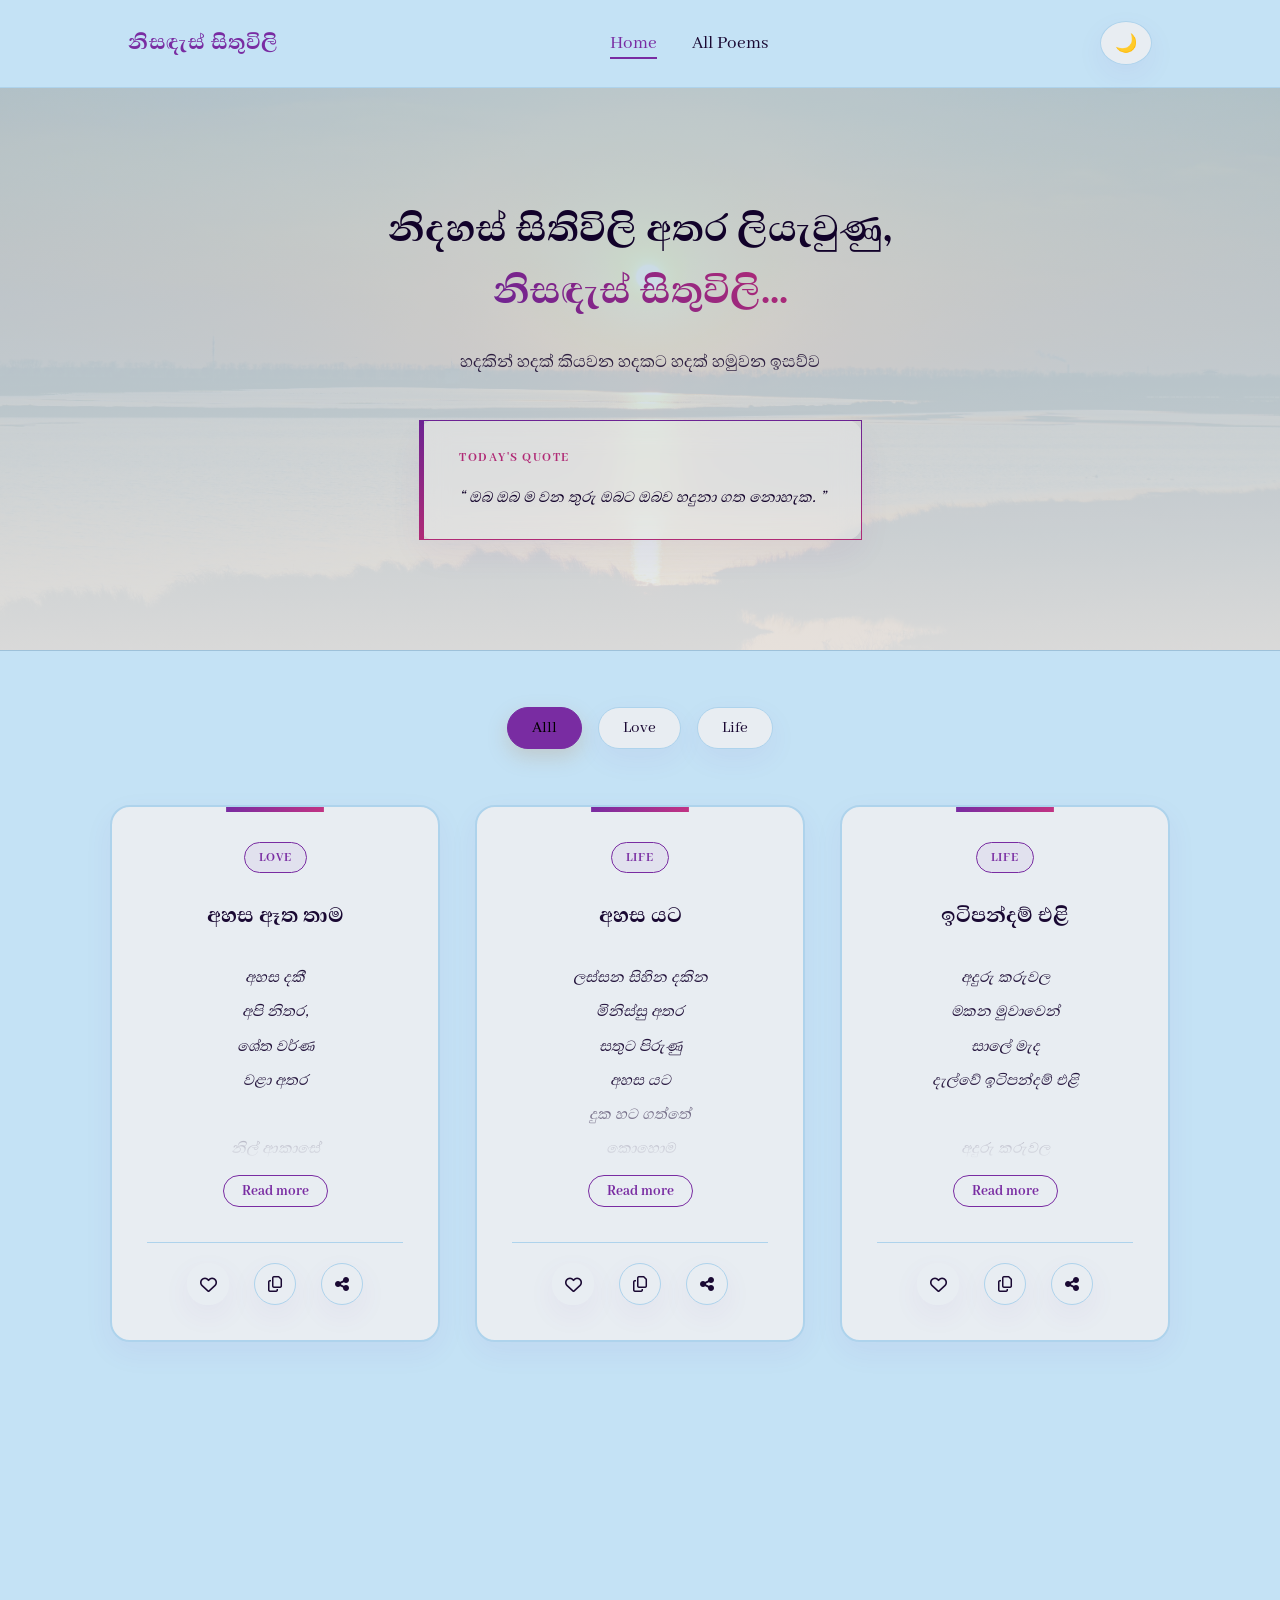
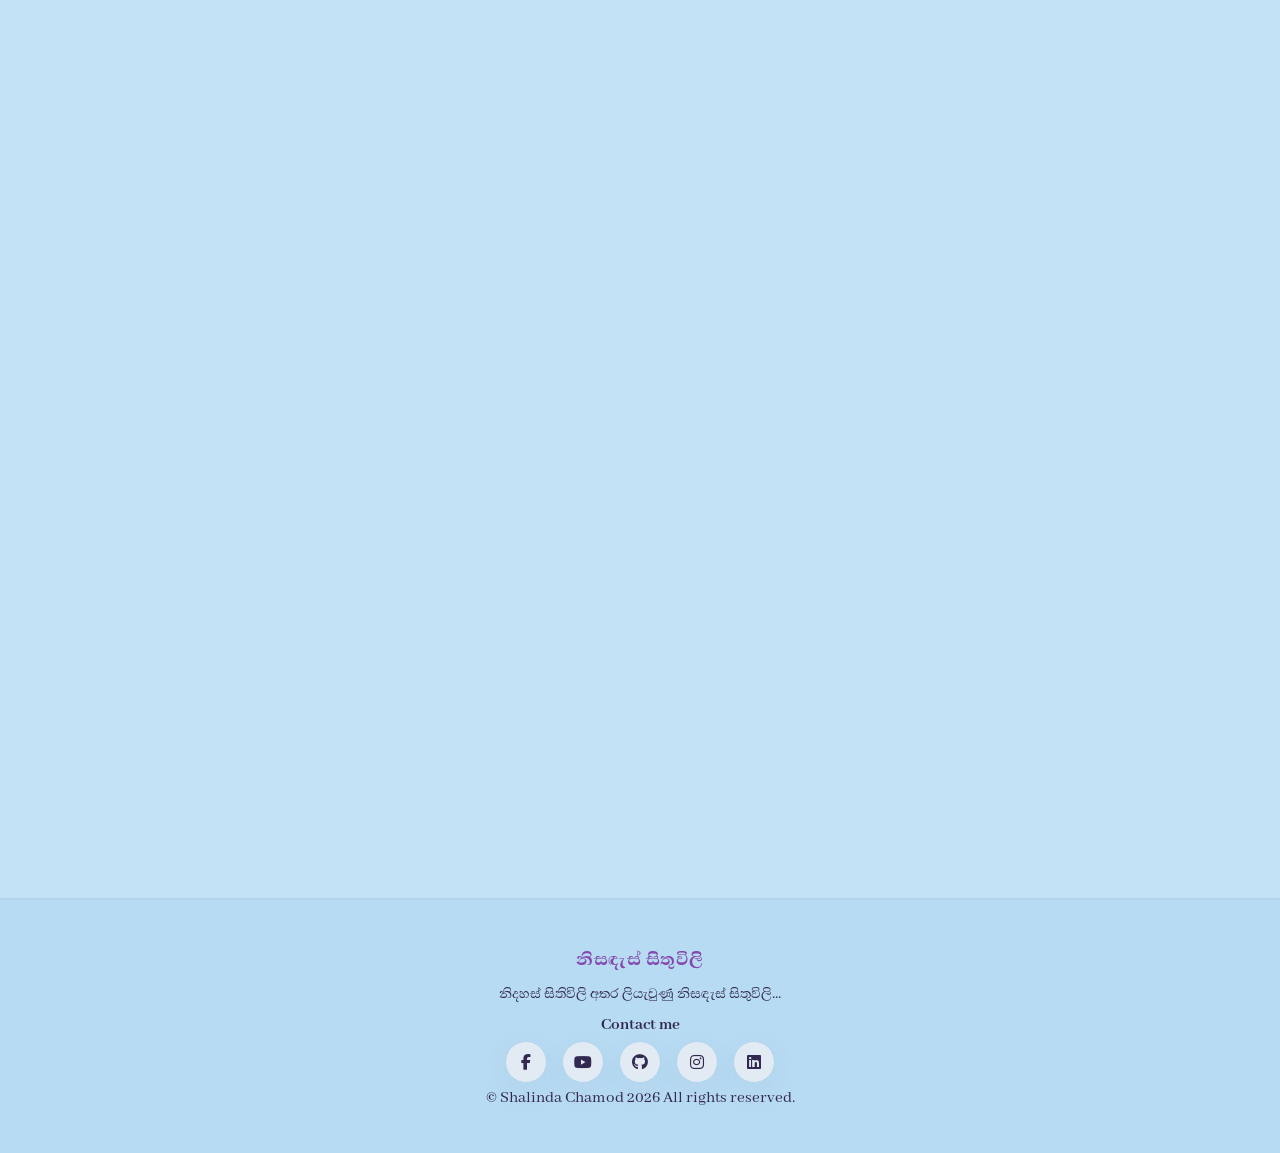
<file: index.html>
<!DOCTYPE html>
<html lang="si">
<head>
    <meta charset="UTF-8">
    <meta name="viewport" content="width=device-width, initial-scale=1.0">
    <title>නිසඳැස් සිතුවිලි</title>
    
    <!-- Google Fonts සබැඳිය (සිංහල අකුරු ලස්සනට පෙනීමට) -->
    <link rel="preconnect" href="https://fonts.googleapis.com">
    <link rel="preconnect" href="https://fonts.gstatic.com" crossorigin>
    <link href="https://fonts.googleapis.com/css2?family=Abhaya+Libre:wght@400;700&display=swap" rel="stylesheet">
    <link rel="stylesheet" href="https://cdnjs.cloudflare.com/ajax/libs/font-awesome/6.4.2/css/all.min.css">
    
    <!-- CSS ෆයිල් එක සම්බන්ධ කිරීම -->
    <link rel="stylesheet" href="CSS/style.css">
</head>
<body>

    <!-- ශීර්ෂකය (Header & Navigation) -->
    <header>
        <div class="logo">නිසඳැස් සිතුවිලි</div>
        <nav>
            <ul>
                <li><a href="index.html" class="active">Home</a></li>
                <li><a href="poems.html">All Poems</a></li>
            </ul>
        </nav>
        <!-- Dark Mode Toggle බටන් එක (JS වලින් පාලනය කිරීමට) -->
        <button id="theme-toggle" class="toggle-btn">🌙</button>
    </header>

    <!-- ප්‍රධාන හඳුන්වාදීමේ කොටස (Hero Section) -->
    <section class="hero">
        <h1>නිදහස් සිතිවිලි අතර ලියැවුණු, <br><span>නිසඳැස් සිතුවිලි...</span></h1>
        <p>හදකින් හදක් කියවන හදකට හදක් හමුවන ඉසව්ව</p>

        <div class="daily-quote-container">
            <span class="quote-label">Today's Quote</span>
            <blockquote id="daily-quote">"සිතුවිලි සිනිදුව ලෝඩ් වෙමින් පවතී..."</blockquote>
        </div>
    </section>

    <!-- නිසඳැස් වර්ගීකරණය (Categories) -->
    <section class="categories">
        <button class="cat-btn active" onclick="filterPoems('all')" style="color: black;">Alll</button>
        <button class="cat-btn" onclick="filterPoems('love')">Love</button>
        <button class="cat-btn" onclick="filterPoems('life')">Life</button>
    </section>

    <!-- නිසඳැස් කවි දර්ශනය වන කොටස (Poem Container) -->
    <main class="poem-container" id="poem-display">
        <!-- JavaScript මඟින් කවි dynamic ලෙස මෙතැනට එකතු කරනු ලබයි -->
        <div class="loading">කවි ලෝඩ් වෙමින් පවතී...</div>
    </main>

    <!-- පාදකය (Footer) -->
    <footer>
    <div class="footer-container">
        <div class="footer-info">
            <h3 class="footer-logo">නිසඳැස් සිතුවිලි</h3>
            <p>නිදහස් සිතිවිලි අතර ලියැවුණු නිසඳැස් සිතුවිලි...</p>
        </div>
        
        <div class="footer-socials">
            <h4>Contact me</h4>
            <div class="social-icons-wrapper">
                <a href="https://web.facebook.com/shalinda.chamod.2025" target="_blank" class="ico-fb" title="Facebook"><i class="fab fa-facebook-f"></i></a>
                <a href="https://youtube.com" target="_blank" class="ico-yt" title="YouTube"><i class="fab fa-youtube"></i></a>
                <a href="https://github.com/shalindachamod" target="_blank" class="ico-gh" title="GitHub"><i class="fab fa-github"></i></a>
                <a href="https://instagram.com" target="_blank" class="ico-ig" title="Instagram"><i class="fab fa-instagram"></i></a>
                <a href="https://www.linkedin.com/in/shalinda-chamod-452a23385/" target="_blank" class="ico-in" title="LinkedIn"><i class="fa-brands fa-linkedin"></i></a>
            </div>
        </div>
    </div>
    
    <div class="footer-bottom">
        <p>&copy; Shalinda Chamod 2026  All rights reserved.</p>
    </div>
</footer>

    <!-- JavaScript ෆයිල් සම්බන්ධ කිරීම -->
    <script src="js/poems-data.js"></script>
    <script src="js/app.js"></script>
</body>
</body>
</html>
</file>
<file: CSS/style.css>
/* =========================================================================
   1. නූතන ප්‍රිමියම් වර්ණ සහ Variables සැකසීම (Modern Premium Minimalist)
   ========================================================================= */
/* =========================================================================
   1. ශාලින්ද තෝරාගත් වර්ණ සංකලනය (Vibrant Modern Palette)
   ========================================================================= */
:root {
    --bg-color: #C4E2F5;          /* 🩵 පසුබිමට ඔයා කියපු ලස්සන ලා නිල් පැහැය */
    --text-color: #1a0933;        /* කියවන්න පහසු ඉතා තද දම්/කළු පැහැය */
    
    --accent-color: #792CA2;      /* 💜 ප්‍රධාන වර්ණය: ගැඹුරු දම් පැහැය (Logo/Active) */
    --accent-hover: #C13383;      /* 🩷 මවුස් එක ගෙන යන විට මාරු වන තද රෝස පැහැය */
    
    --card-bg: #E8EDF2;           /* කවි කාඩ්පත් සඳහා පිරිසිදු සුදු පැහැය */
    --card-shadow: 0 10px 30px rgba(121, 44, 162, 0.06); /* සියුම් දම් පැහැති සෙවනැල්ලක් */
    --card-hover-shadow: 0 20px 40px rgba(193, 51, 131, 0.15); /* Hover වීමේදී රෝස පැහැති සෙවනැල්ල */
    --border-color: #aed3ec;      /* පසුබිමට ගැළපෙන සියුම් දාර වර්ණය */
    --hero-bg: #b5daf1;           /* Hero section එක සඳහා තවත් මෘදු නිල් පැහැයක් */
    
    /* 📸 Hero section එකේ පින්තූරය උඩින් වැටෙන Light mode overlay එක */
    --hero-gradient-start: rgba(196, 226, 245, 0.82); 
    --hero-gradient-end: rgba(255, 255, 255, 0.92);
}

/* Dark Mode සඳහා වර්ණ සංකලනය (මේ වර්ණ වලටම ගැළපෙන ලෙස සකසා ඇත) */
body.dark-theme {
    --bg-color: #0b0514;          /* ඉතාමත් ගැඹුරු තද දම්/කළු පසුබිම */
    --text-color: #f3ebfa;        /* ලා දම්/සුදු පැහැති අකුරු */
    
    --accent-color: #ba82ea;      /* Dark mode එකේදී කැපී පෙනෙන ලා දම් පැහැය */
    --accent-hover: #e56ea8;      /* ලා රෝස පැහැය */
    
    --card-bg: #150d22;           /* තද දම් පැහැති කාඩ්පත් */
    --card-shadow: 0 10px 30px rgba(0, 0, 0, 0.5);
    --card-hover-shadow: 0 20px 40px rgba(193, 51, 131, 0.1);
    --border-color: #27163c;
    --hero-bg: #0e061b;
    
    /* 📸 Hero section එකේ පින්තූරය උඩින් වැටෙන Dark mode overlay එක */
    --hero-gradient-start: rgba(14, 6, 27, 0.85);   
    --hero-gradient-end: rgba(11, 5, 20, 0.95);
}
/* =========================================================================
   2. මූලික සැකසුම් සහ Animations (Global Styles)
   ========================================================================= */
* {
    margin: 0;
    padding: 0;
    box-sizing: border-box;
    /* හැම දේම සිනිදුව මාරු වීමට modern cubic-bezier transition එකක් */
    transition: background-color 0.4s cubic-bezier(0.25, 0.8, 0.25, 1), 
                color 0.4s cubic-bezier(0.25, 0.8, 0.25, 1), 
                border-color 0.4s cubic-bezier(0.25, 0.8, 0.25, 1),
                box-shadow 0.4s cubic-bezier(0.25, 0.8, 0.25, 1),
                transform 0.4s cubic-bezier(0.25, 0.8, 0.25, 1);
}

body {
    font-family: 'Abhaya Libre', serif;
    background-color: var(--bg-color);
    color: var(--text-color);
    line-height: 1.8;
    font-size: 19px;
    overflow-x: hidden;
    animation: fadeInPage 0.8s ease-in-out;
}

@keyframes fadeInPage {
    from { opacity: 0; }
    to { opacity: 1; }
}

a {
    text-decoration: none;
    color: inherit;
}

/* =========================================================================
   3. ශීර්ෂකය (Header & Navigation)
   ========================================================================= */
header {
    display: flex;
    justify-content: space-between;
    align-items: center;
    padding: 20px 10%;
    border-bottom: 1px solid var(--border-color);
    background-color: var(--bg-color);
    position: sticky;
    top: 0;
    z-index: 100;
}

.logo {
    font-size: 26px;
    font-weight: 700;
    color: var(--accent-color);
    letter-spacing: 0.5px;
}

nav ul {
    display: flex;
    list-style: none;
    gap: 35px;
}

nav ul li a {
    font-size: 19px;
    font-weight: 400;
    padding-bottom: 5px;
    position: relative;
}

/* ලින්ක්ස් යටින් ඉරක් ඇදෙන ලස්සන ඇනිමේෂන් එක */
nav ul li a::after {
    content: '';
    position: absolute;
    width: 0;
    height: 2px;
    bottom: 0;
    left: 0;
    background-color: var(--accent-color);
    transition: width 0.3s ease;
}

nav ul li a:hover::after, nav ul li a.active::after {
    width: 100%;
}

nav ul li a:hover, nav ul li a.active {
    color: var(--accent-color);
}

/* Dark mode බටන් එක රවුමට කැරකෙන එක */
.toggle-btn {
    background: var(--card-bg);
    border: 1px solid var(--border-color);
    padding: 10px 14px;
    cursor: pointer;
    border-radius: 50%;
    font-size: 18px;
    box-shadow: var(--card-shadow);
    display: flex;
    align-items: center;
    justify-content: center;
}

.toggle-btn:hover {
    transform: rotate(360deg) scale(1.1);
    background-color: var(--hero-bg);
}

/* =========================================================================
   4. ප්‍රධාන Hero Section (With Background Image Option)
   ========================================================================= */
.hero {
    text-align: center;
    padding: 110px 20px;
    border-bottom: 1px solid var(--border-color);
    position: relative;
    
    /* 📸 images ෆෝල්ඩර් එකේ hero-bg.jpg පින්තූරය ඇත්නම් එය ලෝඩ් වේ, නැතත් overlay වර්ණ වැඩ කරයි */
    background-image:  linear-gradient(var(--hero-gradient-start), var(--hero-gradient-end)), url('../images/hero-bg.jpg');
    background-size: cover;
    background-position: center;
    background-repeat: no-repeat;
    filter: brightness(0.9) contrast(1.05);
}

.hero h1 {
    font-size: 48px;
    margin-bottom: 20px;
    font-weight: 700;
    line-height: 1.3;
}

.hero h1 span {
    background: linear-gradient(45deg, #792CA2, #C13383);
    -webkit-background-clip: text;
    -webkit-text-fill-color: transparent;
    display: inline-block;
}

.hero p {
    font-size: 21px;
    max-width: 650px;
    margin: 0 auto;
    opacity: 0.85;
}

/* =========================================================================
   දිනපතා වැකිය සඳහා වන නවීන මෝස්තර (Premium Glassmorphism Quote)
   ========================================================================= */
.daily-quote-container {
    margin-top: 40px;
    padding: 25px 35px;
    border-radius: 16px;
    display: inline-block;
    max-width: 650px;
    text-align: left; /* කලාත්මක පෙනුම සඳහා වැකිය වම්පසට කර ඇත */
    position: relative;
    
    /* 🔮 1. Glassmorphism Effect: මීදුම් වීදුරුවක් වැනි සුපිරි පසුබිම */
    background: rgba(255, 255, 255, 0.45);
    backdrop-filter: blur(14px);
    -webkit-backdrop-filter: blur(14px);
    
    /* 💎 2. සිහින් සුදු දාරය (Glass Border) */
    border: 1px solid rgba(255, 255, 255, 0.6);
    
    /* 🎨 3. Left Border Accent: වම් පැත්තේ දම් සහ රෝස Gradient ඉර */
    border-left: 5px solid transparent;
    border-image: linear-gradient(to bottom, #792CA2, #C13383) 1;
    
    /* සියුම් සෙවනැල්ල */
    box-shadow: 0 15px 35px rgba(121, 44, 162, 0.05);
    
    /* ✨ පිටුවට එද්දී සිනිදුව පාවී මතුවන ඇනිමේෂන් එක */
    animation: premiumQuoteAppear 1.2s cubic-bezier(0.165, 0.84, 0.44, 1) both;
}

/* Dark Mode එකේදී වීදුරු පසුබිම තද පැහැයට හැරීම */
body.dark-theme .daily-quote-container {
    background: rgba(21, 13, 34, 0.55);
    border: 1px solid rgba(255, 255, 255, 0.07);
    border-left: 5px solid transparent;
    border-image: linear-gradient(to bottom, #ba82ea, #e56ea8) 1;
    box-shadow: 0 15px 35px rgba(0, 0, 0, 0.3);
}

/* 🚀 වැකිය මතුවන ඇනිමේෂන් එක */
@keyframes premiumQuoteAppear {
    0% {
        opacity: 0;
        transform: translateY(20px) scale(0.98);
    }
    100% {
        opacity: 1;
        transform: translateY(0) scale(1);
    }
}

/* උඩින් තියෙන පුංචි ලේබල් එක */
.quote-label {
    font-size: 13px;
    font-weight: 700;
    color: var(--accent-hover); /* රෝස පැහැය */
    text-transform: uppercase;
    letter-spacing: 1.5px;
    display: flex;
    align-items: center;
    gap: 8px;
    margin-bottom: 12px;
}

/* 📝 වැකිය ඇතුලත ඇති අකුරු (Typography & Neon Glow) */
#daily-quote {
    font-size: 19px;
    font-style: italic;
    font-weight: 400;
    color: var(--text-color);
    line-height: 1.7;
    position: relative;
    
    /* 👁️ Glowing Typography: අකුරු වටා සියුම් නිශාචර ආලෝකයක් දීම */
    text-shadow: 0 2px 10px rgba(121, 44, 162, 0.05);
}

/* Dark Mode එකේදී අකුරු වල දීප්තිය (Glow) වැඩි කිරීම */
body.dark-theme #daily-quote {
    text-shadow: 0 0 15px rgba(186, 130, 234, 0.2);
}

/* =========================================================================
   5. වර්ගීකරණ සහ සෙවුම් අංශ (Categories & Search Header)
   ========================================================================= */
.categories, .page-header {
    text-align: center;
    padding: 50px 20px 20px 20px;
}

.page-header h1 {
    font-size: 40px;
    margin-bottom: 12px;
}

.page-header p {
    opacity: 0.8;
    margin-bottom: 20px;
}

.cat-btn {
    background-color: var(--card-bg);
    border: 1px solid var(--border-color);
    color: var(--text-color);
    padding: 10px 24px;
    margin: 6px;
    border-radius: 30px;
    cursor: pointer;
    font-family: 'Abhaya Libre', serif;
    font-size: 17px;
    box-shadow: var(--card-shadow);
}

.cat-btn:hover {
    transform: translateY(-3px);
    border-color: var(--accent-color);
    color: var(--accent-color);
}

.cat-btn.active {
    background-color: var(--accent-color);
    color: #ffffff;
    border-color: var(--accent-color);
    box-shadow: 0 8px 20px rgba(179, 132, 89, 0.25);
}

body.dark-theme .cat-btn.active {
    color: #0f0f11;
    box-shadow: 0 8px 20px rgba(229, 184, 143, 0.25);
}

/* සර්ච් බාර් එක */
.search-container {
    margin-top: 10px;
}

.search-container input {
    width: 100%;
    max-width: 450px;
    padding: 14px 24px;
    border: 1px solid var(--border-color);
    border-radius: 30px;
    background-color: var(--card-bg);
    color: var(--text-color);
    font-family: 'Abhaya Libre', serif;
    font-size: 17px;
    outline: none;
    box-shadow: var(--card-shadow);
}

.search-container input:focus {
    border-color: var(--accent-color);
    box-shadow: var(--card-hover-shadow);
    transform: scale(1.02);
}

/* =========================================================================
   6. කවි කාඩ්පත් සැලසුම සහ සජීවීකරණය (Poem Cards Grid)
   ========================================================================= */
.poem-container, .all-poems-grid {
    max-width: 1100px;
    margin: 0 auto;
    padding: 30px 20px 60px 20px;
    display: grid;
    grid-template-columns: repeat(auto-fit, minmax(320px, 1fr));
    gap: 35px;
}

/* =========================================================================
   කවි කාඩ්පත් නව සැලසුම (Custom Vibrant Premium Poem Cards)
   ========================================================================= */
.poem-container, .all-poems-grid {
    max-width: 1100px;
    margin: 0 auto;
    padding: 30px 20px 60px 20px;
    display: grid;
    grid-template-columns: repeat(auto-fit, minmax(320px, 1fr));
    gap: 35px;
    perspective: 1000px;
    
    /* 👇 මේ පේළිය අලුතින්ම එකතු කරන්න. එතකොට එක කාඩ් එකක් ලොකු වුණත් අනිත් කාඩ් ලයින් එකෙන් පිට පනින්නේ නැහැ */
    align-items: start; 
}


/* =========================================================================
   කවි කාඩ්පත් නව සැලසුම (Read More පහසුකම සහිතව)
   ========================================================================= */
.poem-card {
    background-color: var(--card-bg);
    border: 2px solid var(--border-color);
    border-radius: 20px;
    padding: 35px;
    box-shadow: var(--card-shadow);
    text-align: center;
    position: relative;
    z-index: 1;
    
    /* 📐 උස ස්වයංක්‍රීයව හැඩගැසීමට ඉඩ දී ඇත */
    height: auto; 
    display: flex;
    flex-direction: column;
    align-items: center;

    animation: cardSmoothAppear 0.8s cubic-bezier(0.25, 1, 0.5, 1) both;
}

.poem-card:hover {
    transform: translateY(-5px);
    box-shadow: var(--card-hover-shadow);
}

/* 📜 කවිය මුලින් පේළි කිහිපයකට සීමා කරන කොටස */
.poem-content-wrapper {
    max-height: 200px; /* 👈 160px වෙනුවට 200px දාන්න. එතකොට 3වැනි කවියත් ලස්සනට කොටු වේවි */
    overflow: hidden;
    position: relative;
    width: 100%;
    margin-bottom: 15px;
}
/* කවිය මුලින් යටින් මඳක් මැකී යනවා වැනි (Fade out) පෙනුමක් දීමට */
.poem-content-wrapper::after {
    content: '';
    position: absolute;
    bottom: 0;
    left: 0;
    width: 100%;
    height: 80px;
    background: linear-gradient(transparent, var(--card-bg));
    transition: opacity 0.3s ease;
}

.poem-content {
    font-size: 19px;
    white-space: pre-line;
    font-style: italic;
    opacity: 0.95;
    margin: 0;
}

/* ❌ කාඩ්පත දිග හැරුණු පසු (Expanded) සිදුවන වෙනස්කම් */
.poem-card.expanded .poem-content-wrapper {
    max-height: 1000px; /* කවිය සම්පූර්ණයෙන් පෙනීමට උස වැඩි කිරීම */
}

.poem-card.expanded .poem-content-wrapper::after {
    opacity: 0; /* කවිය දිග හැරුණු පසු මැකී යන පෙනුම ඉවත් කිරීම */
    pointer-events: none;
}

/* =========================================================================
   කවි කාඩ්පත් බටන් පද්ධතිය (Like, Copy, Share Menu)
   ========================================================================= */
.like-section {
    width: 100%;
    margin-top: auto;
    border-top: 1px solid var(--border-color);
    padding-top: 20px;
    display: flex;
    justify-content: center;
    align-items: center;
    gap: 25px; /* බටන් අතර පරතරය */
}

/* පොදු බටන් හැඩගැන්වීම */
.action-btn {
    background: var(--card-bg);
    border: 1px solid var(--border-color);
    color: var(--text-color);
    width: 42px;
    height: 42px;
    border-radius: 50%;
    cursor: pointer;
    display: flex;
    align-items: center;
    justify-content: center;
    font-size: 16px;
    box-shadow: var(--card-shadow);
    position: relative;
}

.action-btn:hover {
    transform: translateY(-3px) scale(1.05);
    border-color: var(--accent-color);
    color: var(--accent-color);
}

/* ❤️ Like Button එක */
.like-btn.liked {
    color: #e74c3c;
    border-color: #e74c3c;
    animation: heartBeat 0.3s ease-in-out;
}

/* 🔗 Share Menu එක (B ක්‍රමය - Hover Logic) */
.share-menu-container {
    position: relative;
    display: inline-block;
}

.share-options {
    position: absolute;
    bottom: 50px; /* බටන් එකට උඩින් මතුවීමට */
    left: 50%;
    transform: translateX(-50%) translateY(10px);
    display: flex;
    gap: 10px;
    background-color: var(--card-bg);
    border: 1px solid var(--border-color);
    padding: 6px 10px;
    border-radius: 20px;
    box-shadow: 0 10px 25px rgba(0,0,0,0.15);
    opacity: 0;
    pointer-events: none; /* සාමාන්‍ය වෙලාවට click කල නොහැක */
    transition: all 0.3s cubic-bezier(0.175, 0.885, 0.32, 1.275);
}

/* 🚀 Share බටන් එක උඩට මවුස් එක ගෙන ගිය විට WhatsApp/FB අයිකන මතුවීම */
.share-menu-container:hover .share-options {
    opacity: 1;
    pointer-events: auto;
    transform: translateX(-50%) translateY(0);
}

/* Share අයිකන වල මෝස්තර */
.share-options a {
    width: 34px;
    height: 34px;
    border-radius: 50%;
    display: flex;
    align-items: center;
    justify-content: center;
    font-size: 14px;
    color: #ffffff;
    transition: transform 0.2s ease;
}

.share-options a:hover {
    transform: scale(1.15);
}

.share-whatsapp { background-color: #25D366; }
.share-facebook { background-color: #1877F2; }

/* 🔗 Read More බටන් එකේ මෝස්තරය (දම් සහ රෝස තේමාවට අනුව) */
.read-more-btn {
    background: none;
    border: 1px solid var(--accent-color);
    color: var(--accent-color);
    font-family: 'Abhaya Libre', serif;
    font-size: 15px;
    font-weight: 700;
    padding: 6px 18px;
    border-radius: 20px;
    cursor: pointer;
    margin-bottom: 15px;
}

.read-more-btn:hover {
    background-color: var(--accent-color);
    color: #ffffff;
    border-color: var(--accent-color);
    transform: scale(1.05);
}

/* Like Section එක පහළටම තල්ලු කිරීම */
.like-section {
    width: 100%;
    margin-top: auto;
    border-top: 1px solid var(--border-color);
    padding-top: 15px;
}

/* 🚀 1. පිටුව ලෝඩ් වෙද්දී කවි කාඩ්පත් මතුවන නව ඇනිමේෂන් එක */
@keyframes cardSmoothAppear {
    0% {
        opacity: 0;
        transform: translateY(50px) rotateX(-10deg);
        filter: blur(5px); /* මුලින් මඳක් නොපැහැදිලිව තිබී මතුවීමට */
    }
    100% {
        opacity: 1;
        transform: translateY(0) rotateX(0);
        filter: blur(0);
    }
}

/* 🎨 2. මවුස් එක ගෙන යන විට (Hover) සිදුවන සුපිරි වෙනස්කම් */
.poem-card:hover {
    transform: translateY(-12px) scale(1.02); /* උඩට පාවී මඳක් ලොකු වීම */
    border-color: var(--accent-hover); /* දාරය තද රෝස (#C13383) පැහැයට හැරීම */
    
    /* 🔮 ඔයාගේ දම් සහ රෝස වර්ණ එකතු කර සාදන ලද සුපිරි Neon Glow සෙවනැල්ල */
    box-shadow: 0 20px 40px rgba(121, 44, 162, 0.15), 
                0 0 25px rgba(193, 51, 131, 0.1); 
}

/* 🪄 3. කාඩ්පත ඇතුළතින් ලස්සන වර්ණ තීරුවක් (Top Border Accent) ඇතුළත් කිරීම */
.poem-card::before {
    content: '';
    position: absolute;
    top: 0;
    left: 0;
    width: 100%;
    height: 5px;
    background: linear-gradient(90deg, var(--accent-color), var(--accent-hover)); /* දම් සහ රෝස Gradient එකක් */
    transition: transform 0.4s ease;
    transform: scaleX(0.3); /* සාමාන්‍ය වෙලාවට කුඩාවට පවතී */
    transform-origin: center;
}

.poem-card:hover::before {
    transform: scaleX(1); /* Hover කළ විට මුළු කාඩ්පත පුරාම ඉර දිග හැරේ */
}

/* 📝 4. කාඩ්පත ඇතුළත තියෙන Tag එකේ වෙනස්කම් */
.poem-tag {
    font-size: 13px;
    text-transform: uppercase;
    color: var(--accent-color); /* දම් පැහැය */
    background-color: rgba(121, 44, 162, 0.06); /* ඉතා ලා දම් පසුබිමක් */
    letter-spacing: 1px;
    margin-bottom: 22px;
    display: inline-block;
    border: 1px solid var(--accent-color);
    padding: 4px 16px;
    border-radius: 20px;
    font-weight: 700;
}

.poem-card:hover .poem-tag {
    background-color: var(--accent-hover); /* Hover කළ විට රෝස පැහැයට හැරේ */
    color: #ffffff;
    border-color: var(--accent-hover);
}

/* 🏷️ 5. මාතෘකාව (Title) Hover කිරීමේදී සිදුවන ඇනිමේෂන් එක */
.poem-card h3 {
    font-size: 26px;
    margin-bottom: 20px;
    font-weight: 700;
    transition: color 0.3s ease;
}

.poem-card:hover h3 {
    color: var(--accent-color); /* දම් පැහැයට හැරීම */
}

.poem-tag {
    font-size: 13px;
    text-transform: uppercase;
    color: var(--accent-color);
    letter-spacing: 1px;
    margin-bottom: 20px;
    display: inline-block;
    border: 1px solid var(--accent-color);
    padding: 3px 14px;
    border-radius: 20px;
    font-weight: 700;
}

.poem-card h3 {
    font-size: 26px;
    margin-bottom: 20px;
    font-weight: 700;
}

.poem-content {
    font-size: 19px;
    white-space: pre-line; 
    margin-bottom: 25px;
    font-style: italic;
    opacity: 0.95;
}

/* මනාප (Like) බොත්තම */
.like-section {
    margin-top: 20px;
    border-top: 1px solid var(--border-color);
    padding-top: 20px;
}

.like-btn {
    background: none;
    border: none;
    cursor: pointer;
    font-size: 17px;
    color: var(--text-color);
    font-family: 'Abhaya Libre', serif;
    padding: 6px 16px;
    border-radius: 20px;
}

.like-btn:hover {
    background-color: var(--hero-bg);
    transform: scale(1.05);
}

.like-btn.liked {
    color: #e74c3c;
    font-weight: bold;
    animation: heartBeat 0.3s ease-in-out;
}

@keyframes heartBeat {
    0% { transform: scale(1); }
    50% { transform: scale(1.25); }
    100% { transform: scale(1); }
}

/* =========================================================================
   7. මා ගැන පිටුව (About Page Styles)
   ========================================================================= */
.about-container {
    max-width: 950px;
    margin: 60px auto;
    padding: 0 20px;
}

.about-wrapper {
    display: flex;
    gap: 60px;
    align-items: center;
    background-color: var(--card-bg);
    border: 1px solid var(--border-color);
    padding: 50px;
    border-radius: 20px;
    box-shadow: var(--card-shadow);
}

.about-image-section {
    flex: 1;
    text-align: center;
    border-right: 1px solid var(--border-color);
    padding-right: 50px;
}

.profile-img {
    width: 190px;
    height: 190px;
    border-radius: 50%;
    object-fit: cover;
    border: 4px solid var(--accent-color);
    margin-bottom: 20px;
    box-shadow: var(--card-shadow);
}

.profile-img:hover {
    transform: scale(1.03);
}

.about-image-section h2 {
    font-size: 28px;
    margin-bottom: 6px;
}

.subtitle {
    font-size: 16px;
    opacity: 0.7;
    font-style: italic;
}

.about-text-section {
    flex: 2;
}

.about-text-section h3 {
    font-size: 32px;
    color: var(--accent-color);
    margin-bottom: 20px;
}

.about-text-section p {
    font-size: 19px;
    margin-bottom: 20px;
    text-align: justify;
    opacity: 0.9;
}

.social-links {
    margin-top: 30px;
}

.social-links h4 {
    font-size: 17px;
    margin-bottom: 12px;
    opacity: 0.8;
}

.social-btn {
    display: inline-block;
    padding: 8px 20px;
    border: 1px solid var(--accent-color);
    color: var(--accent-color);
    border-radius: 20px;
    font-size: 15px;
    margin-right: 12px;
}

.social-btn:hover {
    background-color: var(--accent-color);
    color: #ffffff;
    transform: translateY(-3px);
    box-shadow: 0 6px 15px rgba(179, 132, 89, 0.2);
}

body.dark-theme .social-btn:hover {
    color: #0f0f11;
}

/* Loading සහ හිස් අවස්ථා */
.loading, .no-poems {
    grid-column: 1 / -1;
    text-align: center;
    padding: 50px;
    opacity: 0.7;
    font-size: 20px;
}

/* =========================================================================
   8. පාදකය (Footer)
   ========================================================================= */
footer {
    text-align: center;
    padding: 40px 20px;
    margin-top: 80px;
    border-top: 1px solid var(--border-color);
    font-size: 17px;
    opacity: 0.85;
    background-color: var(--hero-bg);
}

/* =========================================================================
   9. ජංගම දුරකථන සඳහා හැඩගැස්වීම (Responsive Design)
   ========================================================================= */
@media (max-width: 768px) {
    header {
        flex-direction: column;
        gap: 20px;
        padding: 20px;
    }
    
    nav ul {
        gap: 25px;
    }
    
    .hero h1 {
        font-size: 36px;
    }
    
    .about-wrapper {
        flex-direction: column;
        padding: 30px;
        gap: 40px;
    }
    
    .about-image-section {
        border-right: none;
        padding-right: 0;
        border-bottom: 1px solid var(--border-color);
        padding-bottom: 30px;
        width: 100%;
    }
    
    .poem-container, .all-poems-grid {
        grid-template-columns: 1fr;
    }
}

/* =========================================================================
   8. නවීන සහ ආකර්ෂණීය පාදකය (Modern Premium Footer)
   ========================================================================= */
/* =========================================================================
   8. සරල සහ නිවැරදි කළ පාදකය (Compact Centered Footer)
   ========================================================================= */
footer {
    background-color: var(--hero-bg); /* මෘදු පසුබිම් වර්ණය */
    border-top: 2px solid var(--border-color);
    padding: 40px 20px; /* උස සහ හිස්තැන් සැලකිය යුතු ලෙස අඩු කර ඇත */
    margin-top: 80px;
    text-align: center; /* හැමදේම මැදට කිරීමට */
}

.footer-compact-content {
    max-width: 600px;
    margin: 0 auto;
    display: flex;
    flex-direction: column;
    align-items: center;
    gap: 20px; /* අයිතම අතර පරතරය ඉතාමත් පිළිවෙළකට සකසා ඇත */
}

.footer-logo {
    font-size: 22px;
    font-weight: 700;
    color: var(--accent-color);
    margin: 0;
    letter-spacing: 0.5px;
}

/* 🌐 අයිකන ටික ලස්සනට මැදින් තැබීම */
.social-icons-wrapper {
    display: flex;
    gap: 15px;
    justify-content: center;
}

.social-icons-wrapper a {
    width: 42px;
    height: 42px;
    background-color: var(--card-bg);
    border: 1px solid var(--border-color);
    color: var(--text-color);
    border-radius: 50%;
    display: flex;
    align-items: center;
    justify-content: center;
    font-size: 16px;
    box-shadow: var(--card-shadow);
    transition: all 0.3s cubic-bezier(0.175, 0.885, 0.32, 1.275);
}

/* 🚀 Hover Animations (කලින් තිබූ ලස්සන සිනිදු ඇනිමේෂන් එකම වේ) */
.social-icons-wrapper a:hover {
    transform: translateY(-4px) scale(1.08);
    color: #ffffff;
    box-shadow: 0 8px 15px rgba(121, 44, 162, 0.12);
}

.social-icons-wrapper a.ico-fb:hover { background-color: #3b5998; border-color: #3b5998; }
.social-icons-wrapper a.ico-yt:hover { background-color: #cd201f; border-color: #cd201f; }
.social-icons-wrapper a.ico-gh:hover { background-color: var(--accent-color); border-color: var(--accent-color); }
.social-icons-wrapper a.ico-ig:hover { background: linear-gradient(45deg, #f09433 0%, #e6683c 25%, #dc2743 50%, #cc2366 75%, #bc1888 100%); border-color: #dc2743; }
.social-icons-wrapper a.ico-in:hover { background-color: #3b5998; border-color: #3b5998; }

/* කොපිරයිට් වැකිය */
.footer-credits {
    font-size: 15px;
    opacity: 0.75;
    margin: 0;
}
</file>
